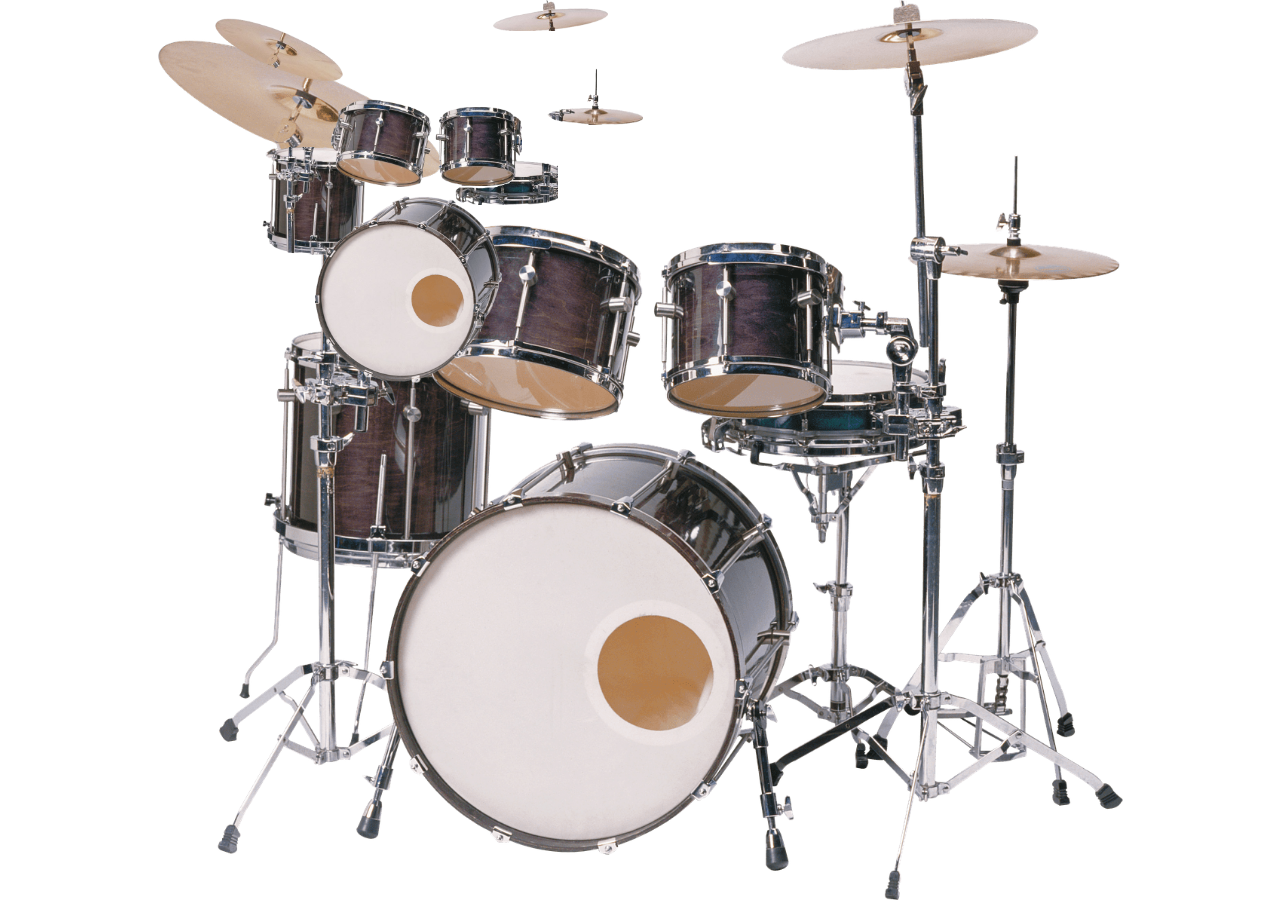
<file: drum/drum.html>
<!DOCTYPE html>
<html>
<head>
    <meta charset="UTF-8">
    <title>drum</title>
    <style>
        html, body{/*배경은 전체 드럼사진, 드럼사진의 높이에 맞추어 크기조정, 가운데정렬*/
            margin:0px;
            background-image: url("drum.png");
            background-repeat: no-repeat;
            background-position: center center;
            background-size: auto 100vh;
            background-attachment: fixed; 
        }
        div { position: absolute; } /*드럼 쉘 배치를 위한 절대배치*/
        .drum{position: relative;}/*자식 absolute 위치의 기준이 됨*/
        .shell{
            transition: filter 0.2s, box-shadow 0.2s;/*부드러운 효과*/
            cursor: pointer;/*마우스올릴때 커서변경*/
            width: 34%;/*배경 드럼의 크기가 34%로 축소된 것을 확인, 각 쉘도 34%로 축소*/
            height: auto;/*비율유지*/
        }
        .shell:active {/*마우스 클릭할 때 그림자효과*/
            filter: brightness(1.2);
            filter: drop-shadow(0 0 15px red);
        }
        .shell.active {/*드럼 연주할 때 그림자*/
            filter: brightness(1.2);
            filter: drop-shadow(0 0 15px red);
        }
    </style>
</head>
<body>
    <div class="drum"><!--드럼 배경의 해당 쉘에 잘라낸 이미지를 정확히 올리기-->
        <div style="left:215px; top:18px;">
            <img src="ride.png" class="shell" onclick="playShell('ride')">
            <!--onclick속성을 통해 함수 실행 > 클릭 시 해당 음악재생되도록-->
        </div>
        <div style="left:260px; top:147px;">
            <img src="floor_tom.png" class="shell" onclick="playShell('floor_tom')">
        </div>
        <div style="left:315px; top:195px;">
            <img src="kick.png" class="shell" onclick="playShell('kick')">
        </div>
        <div style="left:331px; top:99px;">
            <img src="middle_tom.png" class="shell" onclick="playShell('middle_tom')">
        </div>
        <div style="left:435px; top:105px;">
            <img src="small_tom.png" class="shell" onclick="playShell('small_tom')">
        </div>
        <div style="left:455px; top:160px;">
            <img src="snare.png" class="shell" onclick="playShell('snare')">
        </div>
        <div style="left:493px; top:0px;">
            <img src="crash.png" class="shell" onclick="playShell('crash')">
        </div>
        <div style="left:546px; top:68px;">
            <img src="hihat.png" class="shell" onclick="playShell('hihat_closed')">
        </div>
    </div>
    <script>
        //미리 로딩할 드럼 사운드 객체생성
        const audioMap = {
            'kick': new Audio('audio/kick.mp3'),
            'snare': new Audio('audio/snare.mp3'),
            'hihat_closed': new Audio('audio/hihat_closed.mp3'),
            'hihat_open': new Audio('audio/hihat_open.mp3'),
            'crash': new Audio('audio/crash.mp3'),
            'ride': new Audio('audio/ride.mp3'),
            'floor_tom': new Audio('audio/floor_tom.mp3'),
            'middle_tom': new Audio('audio/middle_tom.mp3'),
            'small_tom': new Audio('audio/small_tom.mp3'),
        };

        for (let shell in audioMap)//미리 오디오파일 불러옴 > 속도 향상
            audioMap[shell].preload = "auto";

        function playShell(shell) {//특정 쉘 재생함수
            const audio = audioMap[shell];//쉘에 맞는 오디오객체 가져옴
            if (audio) {
                audio.currentTime = 0;
                audio.play();//해당 쉘이 존재하면 처음부터 재생
            }
            //해당 note에 대응하는 img태그 찾아 active 클래스생성
            const shells = document.querySelectorAll('.shell');//모든 쉘 이미지요소 가져옴
            //예외처리 > hihat_open, hihat_closed는 hihat.png 하나에 효과 적용
            if (shell === 'hihat_open' || shell === 'hihat_closed') {
                shells.forEach(shell => {
                    if (shell.src.includes('hihat.png')) {
                        shell.classList.add('active');//active클래스 추가
                        setTimeout(() => shell.classList.remove('active'), 100);//0.1초간 유지 (드럼은 연타가 많으므로)
                    }
                });
                return;
            }
            //onclick속성에 해당 note 이름이 포함된 키를 찾음
            shells.forEach(el => {
                if (el.getAttribute('onclick')?.includes(`'${shell}'`)) {
                    el.classList.add('active');//active클래스 추가
                    setTimeout(() => el.classList.remove('active'), 100);//0.1초간 유지 (드럼은 연타가 많으므로)
                }
            });
        }
        const keyMap = {//키보드 입력을 통해 재생하기 위한 배열
            'b': 'kick',
            'j': 'snare',
            'k': 'hihat_closed',
            'l': 'hihat_open',
            'u': 'crash',
            't': 'ride',
            'f': 'floor_tom',
            'g': 'middle_tom',
            'h': 'small_tom'
        };
        document.addEventListener('keydown', function(event) {//키보드 입력으로 실행되는 이벤트
            const shell = keyMap[event.key.toLowerCase()];//키를 소문자로 변환한 후 해당 건반음가져옴
            if (shell)//해당하는 음이 있다면
                playShell(shell);//해당하는 음 재생(함수 실행)
        });
    </script>
</body>
</html>
</file>
